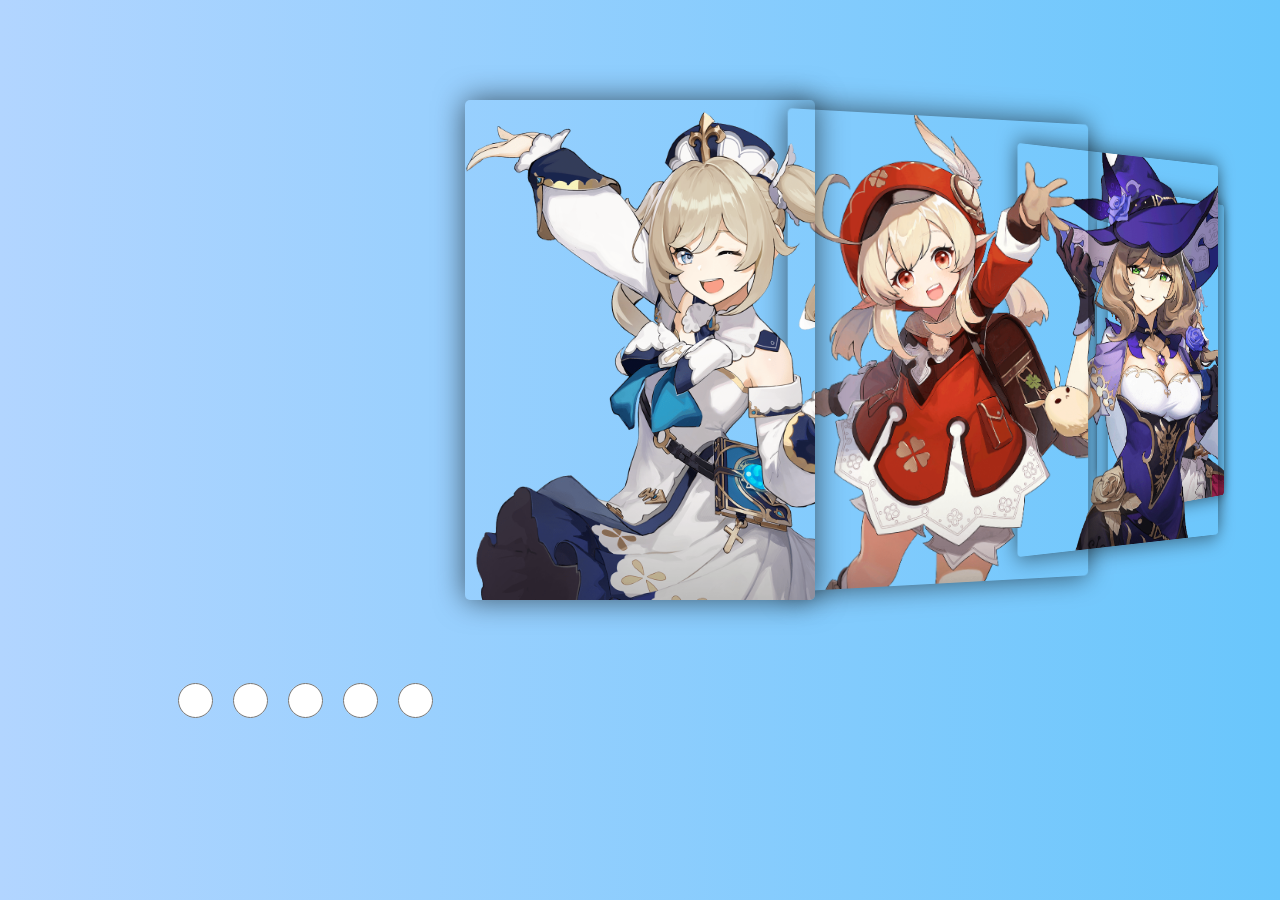
<file: HTML/09-HTML-图片轮播案例-10月28日/index.html>
<!DOCTYPE html>
<html lang="en">
<head>
    <meta charset="UTF-8">
    <title>Title</title>
    <link  rel="stylesheet"  href="index9.css">
</head>
<body>
<!--相当于万用 标签 ，可以包裹其他标签 ，可以做各种效果-->
    <div  class="shell">
         <input type="radio"  name="position">
        <input type="radio"  name="position">
        <input type="radio"  name="position">
        <input type="radio"  name="position">
        <input type="radio"  name="position">
        <div  class="box">
            <!--每一对 表示的是一张图片 -->
            <div class="item"></div>
            <div  class="item"></div>
            <div  class="item"></div>
            <div class="item"></div>
            <div  class="item"></div>
            <!--5张图片，需要5个单选框-->
        </div>

    </div>
</body>
</html>
</file>
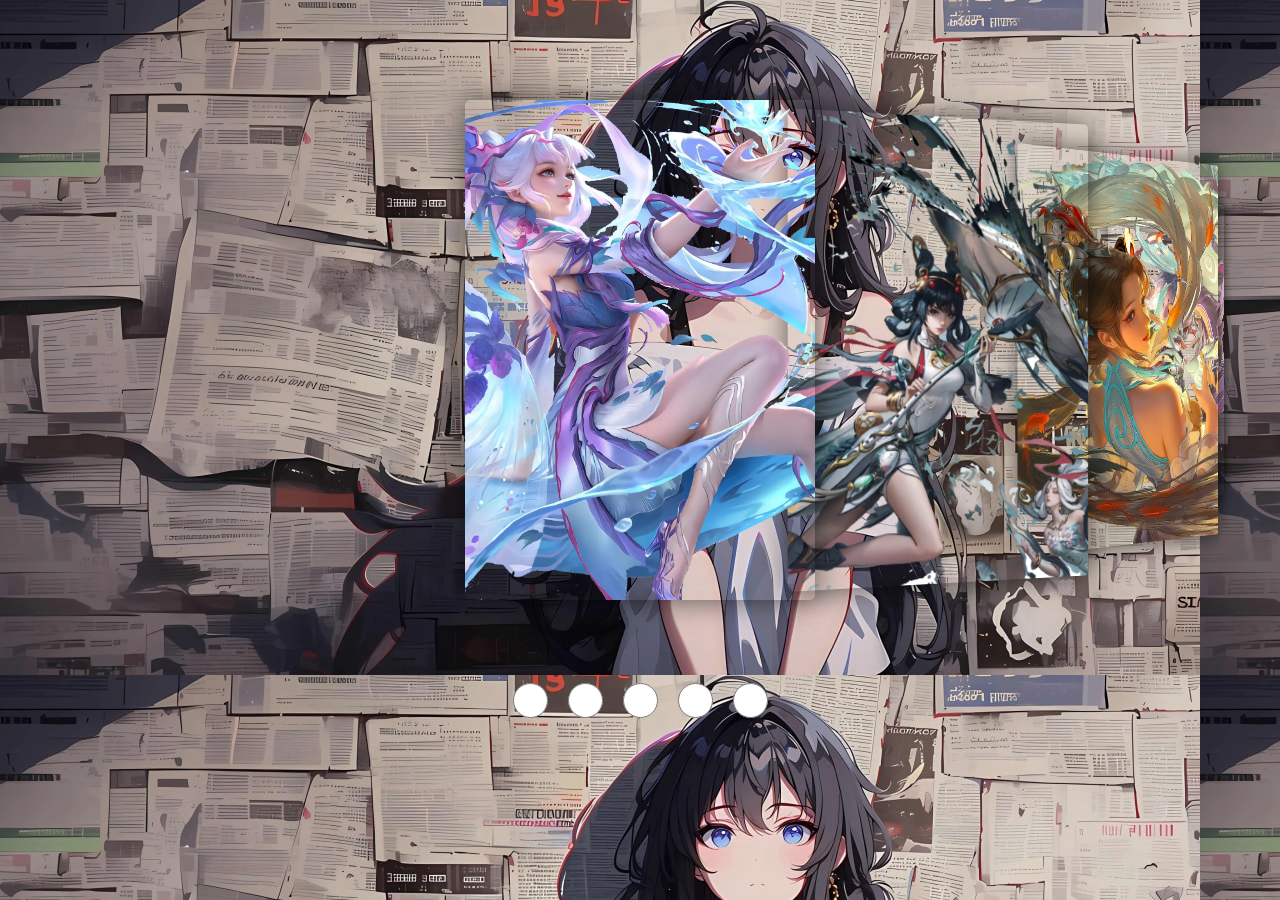
<file: HTML/1029HTML/index.html>
<!DOCTYPE html>
<html lang="en">
<head>
    <link rel="stylesheet" href="index.css">
    <meta charset="UTF-8">
    <title>lll</title>
</head>
   <body>
      <div class="shell">

           <input type="radio" name="position">
           <input type="radio" name="position">
           <input type="radio" name="position">
           <input type="radio" name="position">
           <input type="radio" name="position">
      <div class="box">
              <div class="item"></div>
              <div class="item"></div>
              <div class="item"></div>
              <div class="item"></div>
              <div class="item"></div>
      </div>
   </div>
   </body>
</html>
</file>
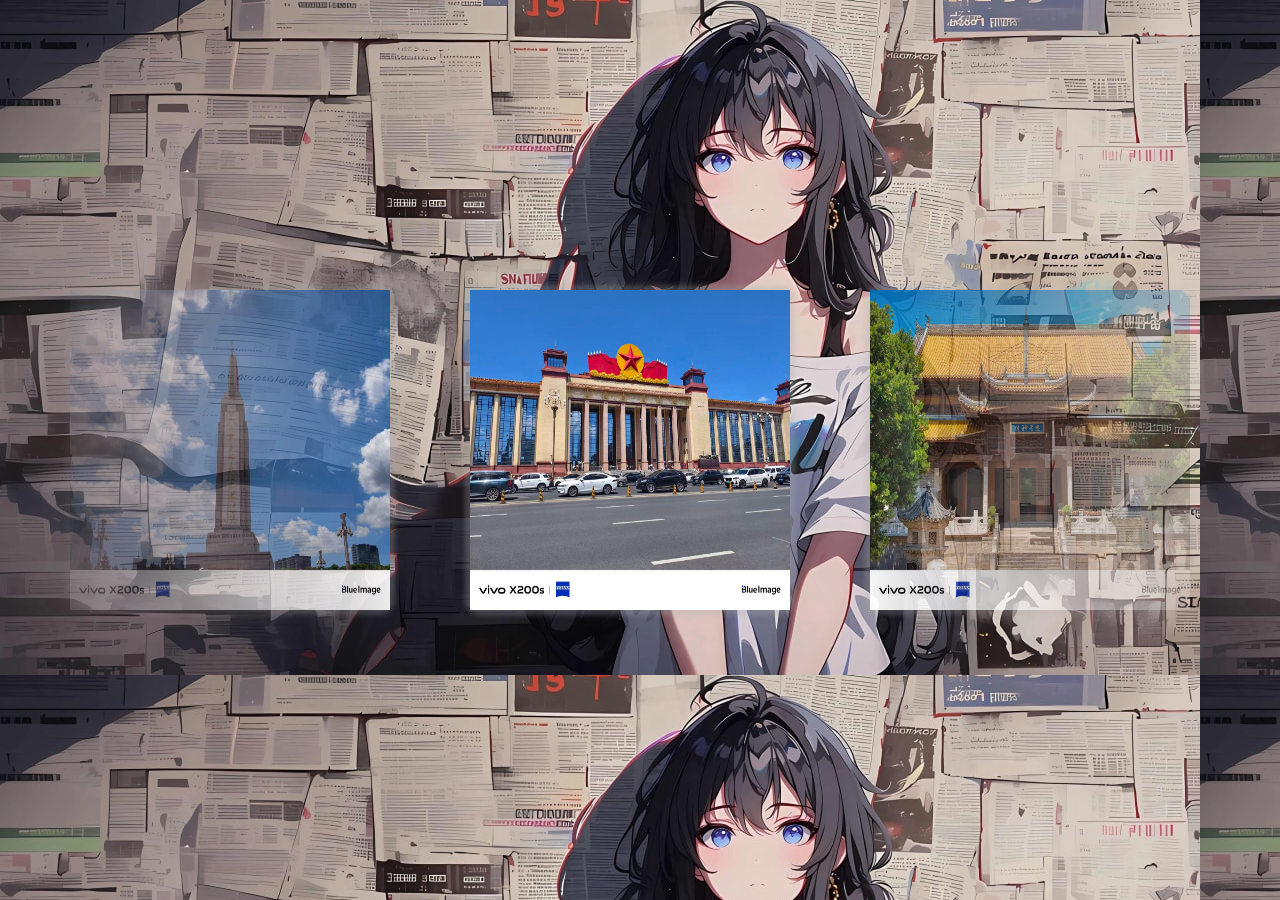
<file: HTML/04-HTML20251017/南昌两日游.html>
<html>
       <head>
    <link rel="stylesheet" href="index.css">
           <meta charset="UTF-8">
     <title>南昌两日游</title>
     </head>
             <body>
<div class="shell">
    <div>
         <img src="n0.jpg">
    </div>
    <div>
         <img src="n1.jpg">
    </div>
    <div>
         <img src="n3.jpg">
    </div>
    <div>
         <img src="n4.jpg">
    </div>
    <div>
         <img src="n5.jpg">
    </div>
    <div>
         <img src="n6.jpg">
    </div>
    <div>
         <img src="n7.jpg">
    </div>
    <div>
         <img src="n8.jpg">
    </div>
    <div>
         <img src="n9.jpg">
    </div>
    <div>
         <img src="n10.jpg">
    </div>

</div>
             </body>
</html>
</file>
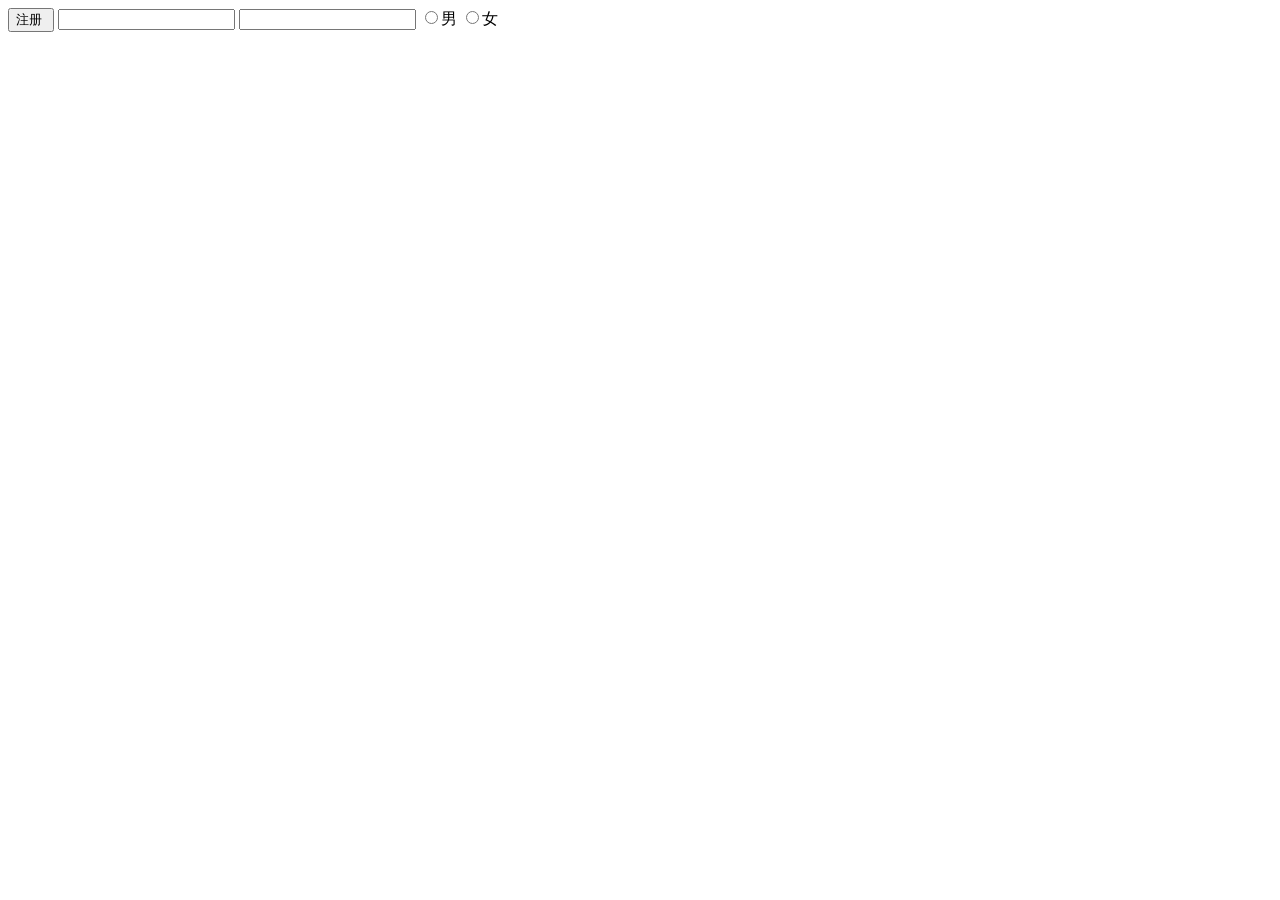
<file: HTML/09-HTML-图片轮播案例-10月28日/test.html>
<!DOCTYPE html> <!--声明当前文件是html-->
<html lang="en"><!--html根标签-->
<head> <!--html头标签-->
    <meta charset="UTF-8">
    <title>Title</title>
</head>
<body><!--html身体-主体-->
    <!--学习 body中不同的标签，表示不同的 内容-->
<!--    <img src="1.png">&lt;!&ndash;图片 src用于 指定你需要展示哪张图片&ndash;&gt;-->
    <input type="button" value="注册 "><!--type用于定义不同的框-->
    <input type="password">
    <input type="text">
    <input type="radio" name="a">男
     <input type="radio"  name="a">女
    <!--type可以是
    text:文本输入框
    radio:单选框
    checkbox:多选框
    password:密码框
    -->
    <!--标签-->
</body>
</html>
</file>
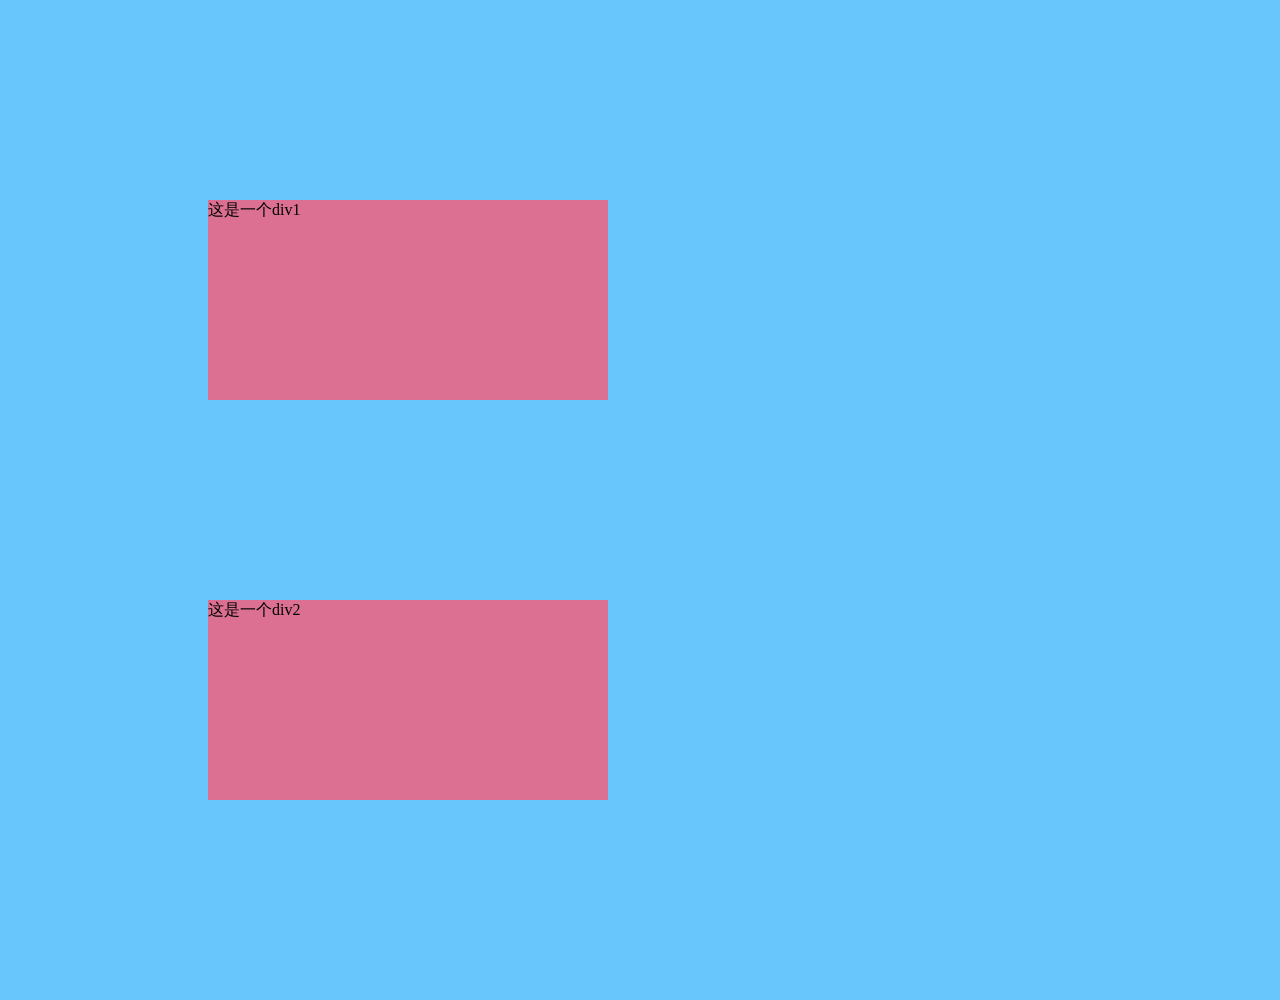
<file: HTML/10-HTML-鼠标悬停案例-10月30日/test.html>
<!DOCTYPE html>
<html lang="en">
<head>
    <meta charset="UTF-8">
    <title>Title</title>
    <link rel="stylesheet" href="test.css">
</head>
<body>
    <div class="d1">
        这是一个div1
    </div>
    <div class="d1">
        <!--因为叫d2，但是css中没有对d2进行美化，所以达不到效果-->
        这是一个div2
    </div>
</body>
</html>
</file>
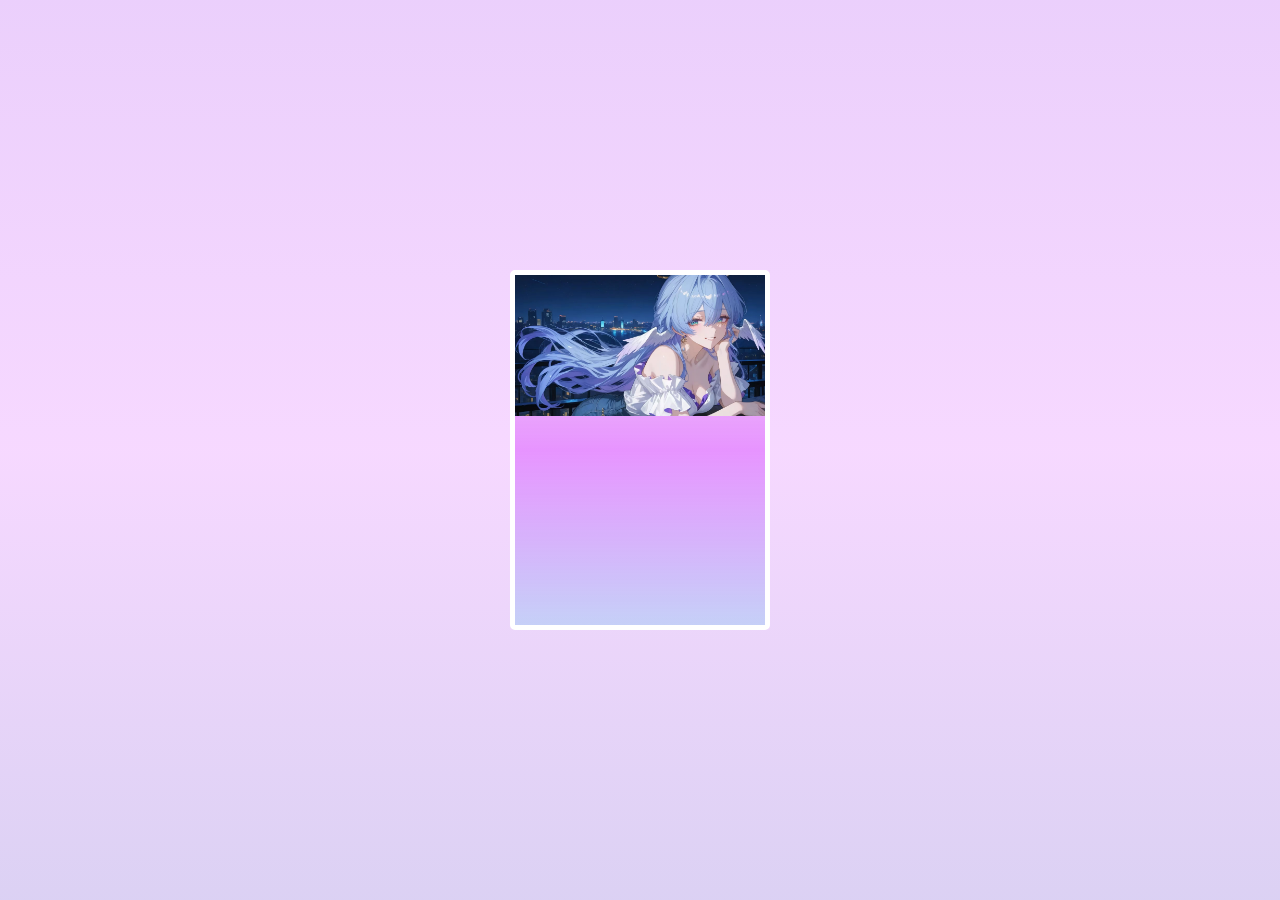
<file: HTML/10-HTML-鼠标悬停案例-10月30日/鼠标悬停案例.html>
<!DOCTYPE html>
<html lang="en">
<head>
    <meta charset="UTF-8">
    <title>Title</title>
    <link rel="stylesheet" href="index.css">
</head>
<body>
    <!--这个是包含多有卡片的div-->
    <div class="shell">
        <!--这个是一个卡片的div-->
        <div class="box">
            <!--图片部分-->
            <div class="images">
                <img src="jj.jpg">
            </div>
            <!--文字部分-->
            <div class="content">
                <h2>无双剑姬</h2>
                <p>菲奥娜出生在德玛西亚王
                 贵族之列‌
                </p>
            </div>
        </div>
    </div>
</body>
</html>
</file>
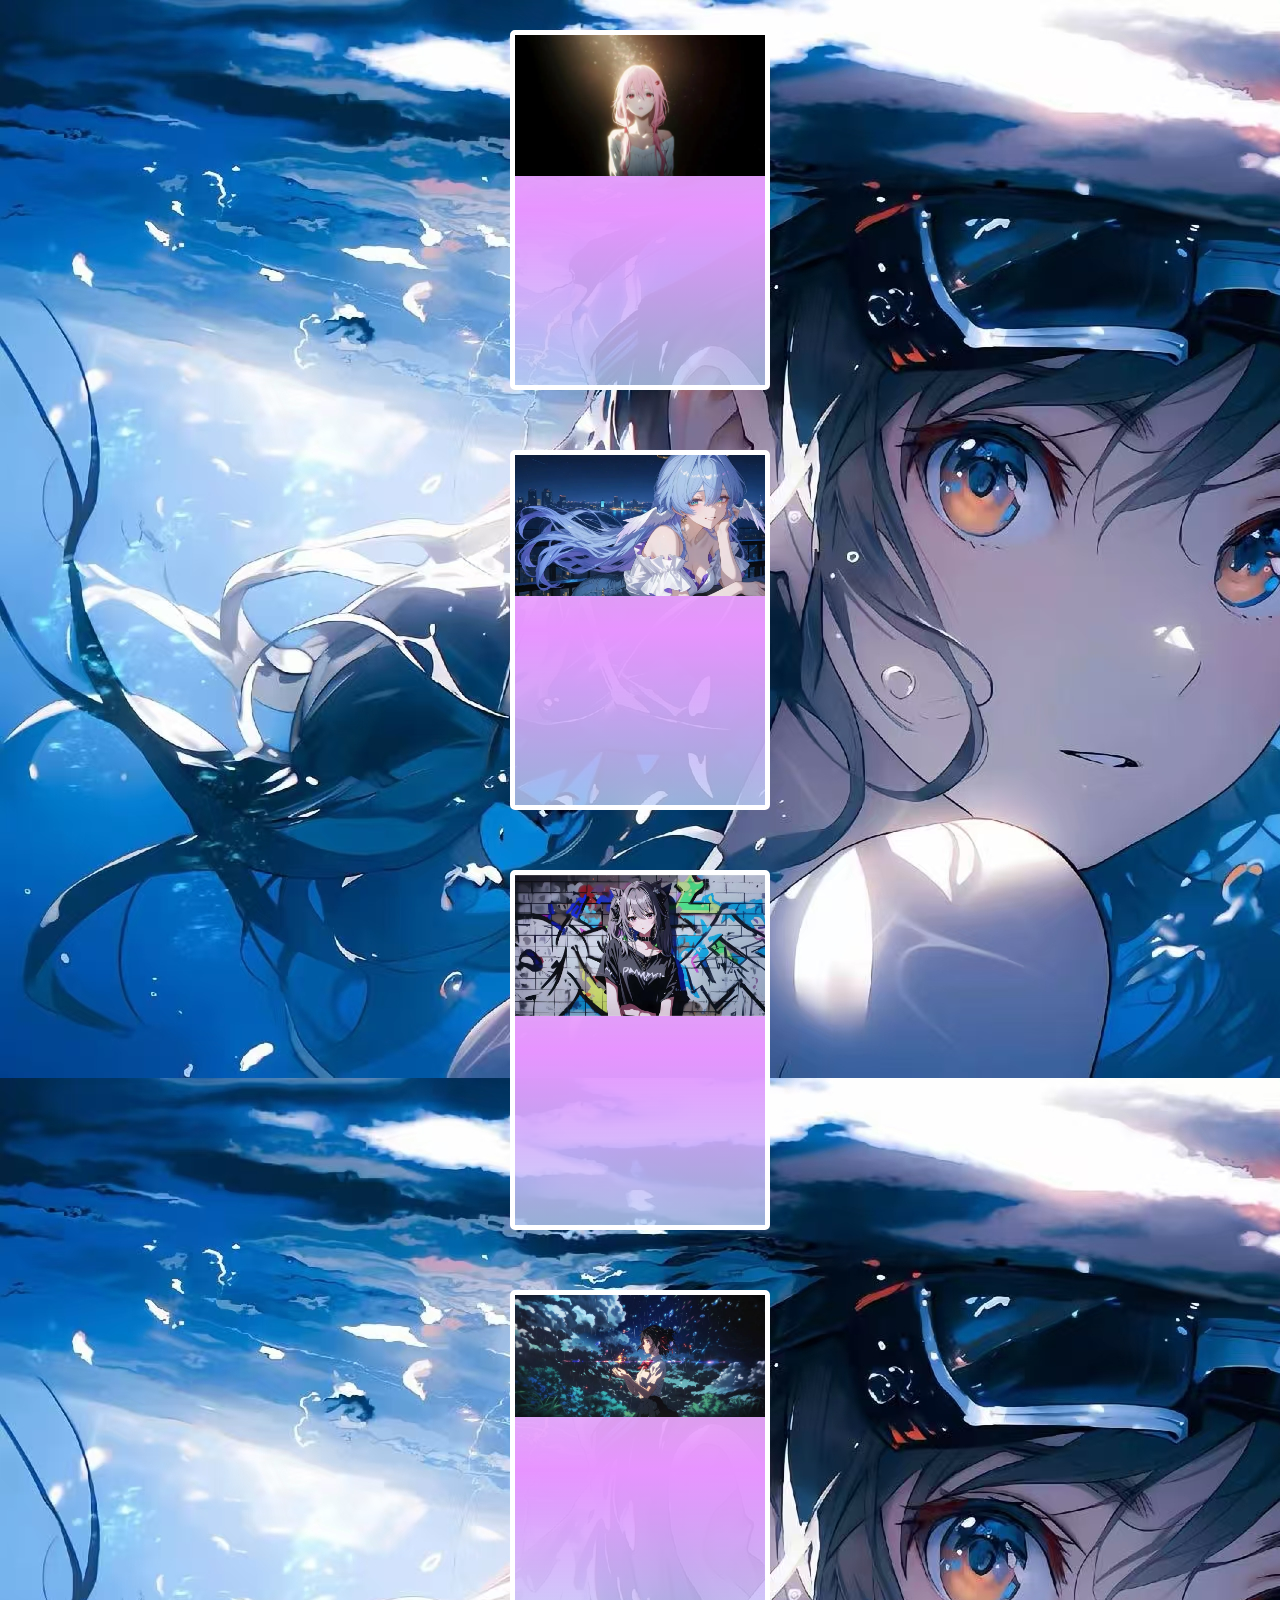
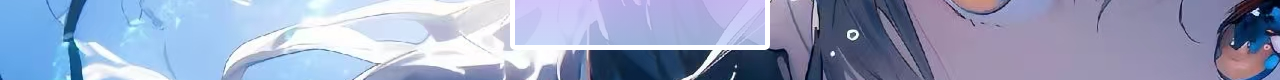
<file: HTML/11-html/20251101.html>
<!DOCTYPE html>
<html lang="en">
<head>
    <link rel="stylesheet" href="index.css">
    <meta charset="UTF-8">
    <title>Sempro</title>
</head>
<body>
  <div class="shell">
      <div class="box">
          <div class="images">
              <img src="ilk.jpg">
          </div>
          <div class="content">
              <h2>不认识</h2>
              <p>
                  不认识，在网上找的，也不知道是哪个动画片里面的，可能是二创，反正看着比较好看就拿过来的，也没想到会在这里用到
              </p>
          </div>
     </div>
  <div class="shell">
      <div class="box">
          <div class="images">
              <img src="jj.jpg">
          </div>
          <div class="content">
              <h2>不认识</h2>
              <p>
                  不认识，在网上找的，也不知道是哪个动画片里面的，可能是二创，反正看着比较好看就拿过来的，也没想到会在这里用到
              </p>
          </div>
     </div>
      <div class="shell">
      <div class="box">
          <div class="images">
              <img src="kt2.jpg">
          </div>
          <div class="content">
              <h2>不认识</h2>
              <p>
                  不认识，在网上找的，也不知道是哪个动画片里面的，可能是二创，反正看着比较好看就拿过来的，也没想到会在这里用到
              </p>
          </div>
     </div>
<div class="shell">
      <div class="box">
          <div class="images">
              <img src="kt.jpg">
          </div>
          <div class="content">
              <h2>不认识</h2>
              <p>
                  不认识，在网上找的，也不知道是哪个动画片里面的，可能是二创，反正看着比较好看就拿过来的，也没想到会在这里用到
              </p>
          </div>
     </div>


















  </div>

</body>
</html>
</file>
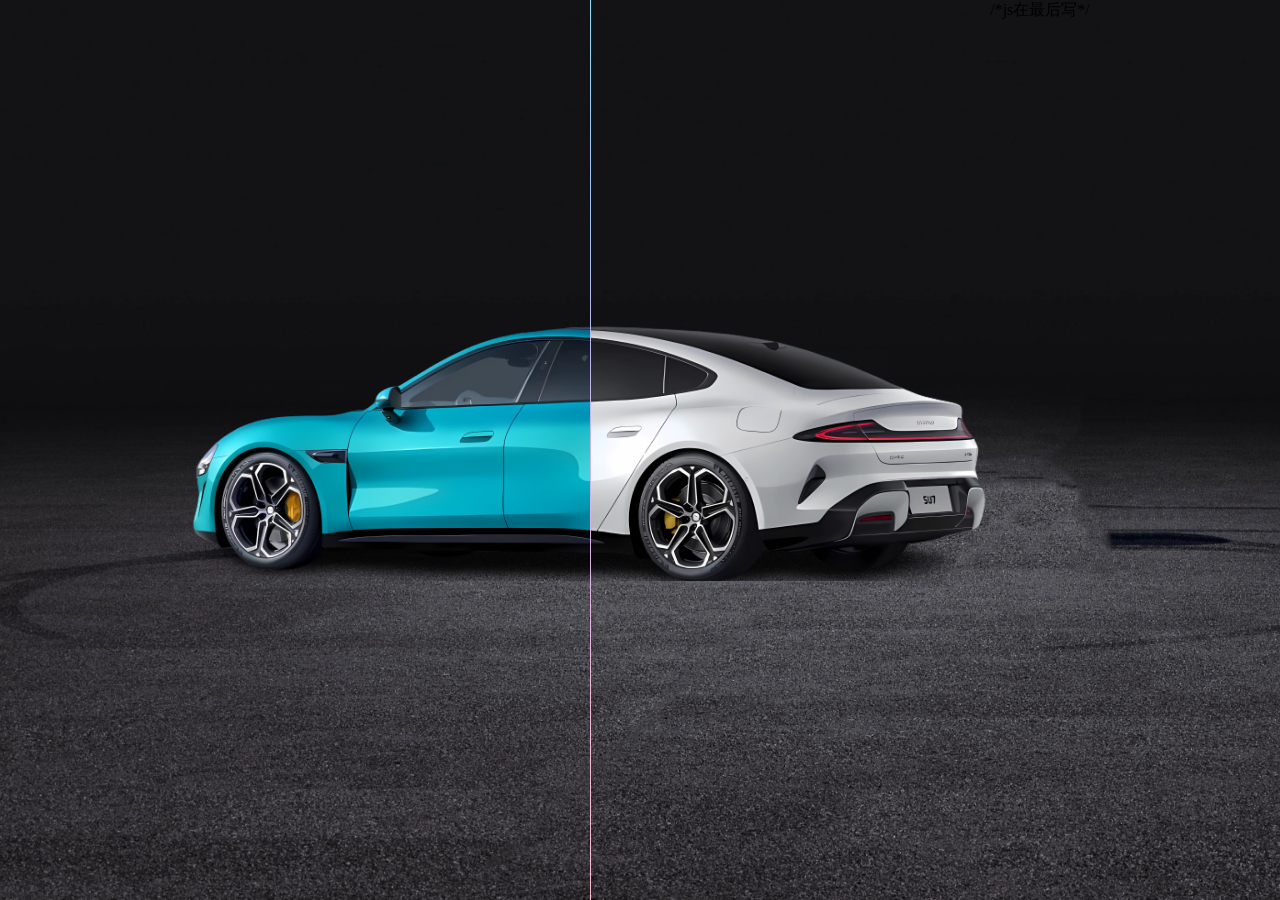
<file: PythonProject/HTML-图片对比1114/图片对比1114.html>
<!DOCTYPE html>
<html lang="en">
<head>
    <link rel="stylesheet" href="index.css">
    <meta charset="UTF-8">
    <title>图片对比HTML</title>
</head>
<body>
       <div class="compare">
         <div class="before">
             <img src="5.png">
         </div>
       <div class="after">
          <img src="6.png">
       </div>
        <input type="range"  id="range">
       </div>
</body> <script src="index.js"></script>/*js在最后写*/
</html>
</file>
<file: HTML/09-HTML-图片轮播案例-10月28日/index9.css>
* {
            padding: 0;
            margin: 0;
        }

        body {
            display: flex;
            justify-content: center;
            align-items: center;
            height: 100vh;
            /* 背景渐变 */
            background-image: linear-gradient(to right,
                    #B2D5FF 0%,
                    #69C6FC 100%);
        }

        .shell {
            display: flex;
            justify-content: center;
            align-items: center;
            flex-direction: column;
            display: grid;
            grid-template-rows: 500px 200px;
        }

        .box {
            /*  将容器放置在第一行，其高度为第一行的高度 */
            grid-row: 1 / 2;
            /*  将容器放置在第一列，其宽度为第一到第八列的宽度 */
            grid-column: 1 / 12;
            width: 100vw;
            height: 570px;
            display: flex;
            align-items: center;
            justify-content: center;
            overflow: hidden;
            /* 设置 3D 转换，以便于创建立体效果 */
            transform-style: preserve-3d;
            /* 定义立体效果的观察距离 */
            perspective: 800px;
            /*  定义容器内包含的元素数量 */
            --items: 9;
            /* 定义容器内居中显示的元素 */
            --middle: 4;
            /* 定义容器内当前位置的元素 */
            --position: 1;
        }

        div.item {
            position: absolute;
            width: 350px;
            height: 500px;
            /*background-color: none;*/
            /* 定义一个 CSS 变量 --r 的值为 var(--position) - var(--offset) */
            --r: calc(var(--position) - var(--offset));
            /* 定义变量 --abs 的值为 var(--r) * -1 和 var(--r) 中的最大值 */
            --abs: max(calc(var(--r) * -1), var(--r));
            /* 元素的过渡效果为所有属性在 0.25 秒内以线性方式变化 */
            transition: all 0.25s linear;
            /* 旋转-10deg*var(--r)角度,并向x轴负方向平移-330px*var(--r) */
            transform: rotateY(calc(-10deg * var(--r))) translateX(calc(-330px * var(--r)));
            /* 使当前的图片位于最前面 */
            z-index: calc((var(--position) - var(--abs)));
            background-size: cover;
            box-shadow: 0px 0px 30px rgba(0, 0, 0, 0.6);
            /*border: #b5c5ff 10px solid;*/
            border-radius: 5px;
        }

        input {
            width: 35px;
            height: 35px;
            margin: 10px;
        }

        .box .item:nth-of-type(1) {
            --offset: 1;
            background-image: url(bbl.png);
        }

        .box .item:nth-of-type(2) {
            --offset: 2;
            background-image: url(kl.png);
        }

        .box .item:nth-of-type(3) {
            --offset: 3;
            background-image: url(ls.png);
        }

        .box .item:nth-of-type(4) {
            --offset: 4;
            background-image: url(nae.png);
        }

        .box .item:nth-of-type(5) {
            --offset: 5;
            background-image: url(xld.png);
        }
         .box .item:nth-of-type(6) {
            --offset: 6;
            background-image: url(1.png);
        }
       .box .item:nth-of-type(7) {
            --offset: 7;
            background-image: url(2.png);
        }
        .box .item:nth-of-type(8) {
            --offset: 8;
            background-image: url(3.png);
        }
        .box .item:nth-of-type(9) {
            --offset: 9;
            background-image: url(4.png);
        }
        input:nth-of-type(1) {
            grid-column: 2/3;
            grid-row: 2/3;
        }

        input:nth-of-type(2) {
            grid-column: 3/4;
            grid-row: 2/3;
        }

        input:nth-of-type(3) {
            grid-column: 4/5;
            grid-row: 2/3;
        }

        input:nth-of-type(4) {
            grid-column: 5/6;
            grid-row: 2/3;
        }

        input:nth-of-type(5) {
            grid-column: 6/7;
            grid-row: 2/3;
        }
        input:nth-of-type(6) {
            grid-column: 7/8;
            grid-row: 2/3;
        }
        input:nth-of-type(7) {
            grid-column: 8/9;
            grid-row: 2/3;
        }
        input:nth-of-type(8) {
            grid-column: 9/10;
            grid-row: 2/3;
        }
        input:nth-of-type(9) {
            grid-column: 10/11;
            grid-row: 2/3;
        }
        input:nth-of-type(1):checked~.box {
            --position: 1;
        }

        input:nth-of-type(2):checked~.box {
            --position: 2;
        }

        input:nth-of-type(3):checked~.box {
            --position: 3;
        }

        input:nth-of-type(4):checked~.box {
            --position: 4;
        }

        input:nth-of-type(5):checked~.box {
            --position: 5;
        }
        input:nth-of-type(6):checked~.box {
            --position: 6;
        }
          input:nth-of-type(7):checked~.box {
            --position: 7;
        }
        input:nth-of-type(8):checked~.box {
            --position: 8;
        }
        input:nth-of-type(9):checked~.box {
            --position: 9;
        }
</file>
<file: HTML/1029HTML/index.css>
* {
            padding: 0;
            margin: 0;
        }

        body {
            display: flex;
            justify-content: center;
            align-items: center;
            height: 100vh;
            /* 背景渐变 */
            background-image:url("sempro.jpg");
        }

        .shell {
            display: flex;
            justify-content: center;
            align-items: center;
            flex-direction: column;
            display: grid;
            grid-template-rows: 500px 200px;
        }

        .box {
            /*  将容器放置在第一行，其高度为第一行的高度 */
            grid-row: 1 / 2;
            /*  将容器放置在第一列，其宽度为第一到第八列的宽度 */
            grid-column: 1 / 8;
            width: 100vw;
            height: 570px;
            display: flex;
            align-items: center;
            justify-content: center;
            overflow: hidden;
            /* 设置 3D 转换，以便于创建立体效果 */
            transform-style: preserve-3d;
            /* 定义立体效果的观察距离 */
            perspective: 800px;
            /*  定义容器内包含的元素数量 */
            --items: 5;
            /* 定义容器内居中显示的元素 */
            --middle: 3;
            /* 定义容器内当前位置的元素 */
            --position: 1;
        }

        div.item {
            position: absolute;
            width: 350px;
            height: 500px;
            /*background-color: none;*/
            /* 定义一个 CSS 变量 --r 的值为 var(--position) - var(--offset) */
            --r: calc(var(--position) - var(--offset));
            /* 定义变量 --abs 的值为 var(--r) * -1 和 var(--r) 中的最大值 */
            --abs: max(calc(var(--r) * -1), var(--r));
            /* 元素的过渡效果为所有属性在 0.25 秒内以线性方式变化 */
            transition: all 0.25s linear;
            /* 旋转-10deg*var(--r)角度,并向x轴负方向平移-330px*var(--r) */
            transform: rotateY(calc(-10deg * var(--r))) translateX(calc(-330px * var(--r)));
            /* 使当前的图片位于最前面 */
            z-index: calc((var(--position) - var(--abs)));
            background-size: cover;
            box-shadow: 0px 0px 30px rgba(0, 0, 0, 0.6);
            /*border: #b5c5ff 10px solid;*/
            border-radius: 5px;
        }

        input {
            width: 35px;
            height: 35px;
            margin: 10px;
        }

        .box .item:nth-of-type(1) {
            --offset: 1;
            background-image: url(1.png);
        }

        .box .item:nth-of-type(2) {
            --offset: 2;
            background-image: url(2.png);
        }

        .box .item:nth-of-type(3) {
            --offset: 3;
            background-image: url(3.png);
        }

        .box .item:nth-of-type(4) {
            --offset: 4;
            background-image: url(4.png);
        }

        .box .item:nth-of-type(5) {
            --offset: 5;
            background-image: url(5.png);
        }

        input:nth-of-type(1) {
            grid-column: 2/3;
            grid-row: 2/3;
        }

        input:nth-of-type(2) {
            grid-column: 3/4;
            grid-row: 2/3;
        }

        input:nth-of-type(3) {
            grid-column: 4/5;
            grid-row: 2/3;
        }

        input:nth-of-type(4) {
            grid-column: 5/6;
            grid-row: 2/3;
        }

        input:nth-of-type(5) {
            grid-column: 6/7;
            grid-row: 2/3;
        }

        input:nth-of-type(1):checked~.box {
            --position: 1;
        }

        input:nth-of-type(2):checked~.box {
            --position: 2;
        }

        input:nth-of-type(3):checked~.box {
            --position: 3;
        }

        input:nth-of-type(4):checked~.box {
            --position: 4;
        }

        input:nth-of-type(5):checked~.box {
            --position: 5;
        }
</file>
<file: HTML/04-HTML20251017/index.css>
* {
            padding: 0;
            margin: 0;
        }

        body {
            display: flex;
            justify-content: center;
            align-items: center;
            height: 100vh;
            background-image: url("sempro.jpg");
        }
        .shell{
            /* 设置两边阴影 */
            -webkit-mask-image: linear-gradient(to right,#0000,#000,#000,#0000);
            overflow-x: auto;
            display: flex;
            /* 设置间距 */
            gap: 5rem;
            align-items:start;
            padding: 70px;
        }
        .shell>div{
            block-size: 320px;
            background-image: url("sempro.jpg");
            /* 设置宽高比 */
            aspect-ratio: 1;
            border-radius: 10px;
            box-shadow: 0 0 5px 5px rgba(173, 173, 173, 0.3);
        }
        .shell img{
            height: 100%;
            width: 100%;
        }

        /* 设置滚动条的高度 */
        ::-webkit-scrollbar{
            height: 16px;
        }
        /* 设置滚动条的背景色 */
        ::-webkit-scrollbar-track{
            background-color: #f5f5f5;
        }
        ::-webkit-scrollbar-thumb{
            background-color: rgb(130,154,163);
            border-radius: 10px;
        }
</file>
<file: HTML/10-HTML-鼠标悬停案例-10月30日/test.css>
body{
    /*表示只要是引用这个css得话，那么body就得按照下面来*/
    background-color: #69C6FC;
}
.d1{
    /*只要有标签的class叫d1，那么就得按照下面的来*/
    background-color: palevioletred;
    width: 400px;
    height: 200px;
    margin:200px;
}
.d1:hover{
    /*只要鼠标悬停到class叫d1的元素上，那么就按照下面来*/
    transform: scale(1.5);
}
</file>
<file: HTML/10-HTML-鼠标悬停案例-10月30日/index.css>
* {
            margin: 0;
            padding: 0;
        }

        body {
            display: flex;
            justify-content: center;
            align-items: center;
            min-height: 100vh;
             background-image: linear-gradient(
             /*,#六位颜色4c,#六位颜色5c,#六位颜色ce*/
            180deg,#BC5FF54c,#E794FF5c,#D3C6F1ce
        /*180deg,#D3C6F14c,#E794FF5c,#BC5FF5ce*/


    );
        }

        .shell {
            position: relative;
            min-width: 1000px;
            display: flex;
            justify-content: center;
            flex-wrap: wrap;
            /* 设置3d变化 */
            transform-style: preserve-3d;
            /* 添加透视效果 */
            perspective: 900px;
        }

        .shell .box {
            position: relative;
            width: 250px;
            height: 350px;
            transition: 0.3s;
            overflow: hidden;
            margin: 30px;
            transform: rotateY(0deg);
            transition-delay: .1s;
            border-radius: 5px;
            border: #fff 5px solid;
             background-image: linear-gradient(180deg,#EDEC,#E794FF,#BCCEF6ce)
        }

        /* 当鼠标所有卡片的父元素点shell上时，
        所有卡片像Y轴翻转20度 */
        .shell:hover .box {
            transform: rotateY(20deg);
        }

        /* 当鼠标悬浮在当前卡片上时，当前卡片的翻转角度为0，
        并放大一点二五倍，加个阴影 */
        .shell .box:hover {
            transform: rotateY(0deg) scale(1.5);
            box-shadow: 0 25px 40px rgba(0, 0, 0, 0.7);
            z-index: 1;
        }

        /* 当鼠标悬浮在卡片上时，
        当前卡片后面的所有卡片全部都反向翻转负20度 */
        .shell .box:hover~.box {
            transform: rotateY(-20deg);
        }

        .shell .box .images img {
            width: 100%;
        }

        .shell .box .content {
            position: absolute;
            top: 0;
            width: 90%;
            height: 100%;
            z-index: 999;
            padding: 15px;
        }

        .shell .box .content h2 {
            color: #332C8B;
            transition: 0.3s;
            font-size: 20px;
            transform: translateY(-50px);
        }

        .shell .box:hover .content h2 {
            transform: translateY(120px);
        }

        .shell .box .content p {
            color: #402C5F;
            transition: 0.3s;
            font-size: 13px;
            transform: translateY(600px);
        }

        .shell .box:hover .content p {
            transform: translateY(140px);
        }
</file>
<file: HTML/11-html/index.css>
* {
            margin: 0;
            padding: 0;
        }

        body {
            display: flex;
            justify-content: center;
            align-items: center;
            min-height: 100vh;
             background-image: url("ss.jpg");
             /*,#六位颜色4c,#六位颜色5c,#六位颜色ce*/

        /*180deg,#D3C6F14c,#E794FF5c,#BC5FF5ce*/


    );
        }

        .shell {
            position: relative;
            min-width: 1000px;
            display: flex;
            justify-content: center;
            flex-wrap: wrap;
            /* 设置3d变化 */
            transform-style: preserve-3d;
            /* 添加透视效果 */
            perspective: 900px;
        }

        .shell .box {
            position: relative;
            width: 250px;
            height: 350px;
            transition: 0.3s;
            overflow: hidden;
            margin: 30px;
            transform: rotateY(0deg);
            transition-delay: .1s;
            border-radius: 5px;
            border: #fff 5px solid;
             background-image: linear-gradient(180deg,#EDEC,#E794FF,#BCCEF6ce)
        }

        /* 当鼠标所有卡片的父元素点shell上时，
        所有卡片像Y轴翻转20度 */
        .shell:hover .box {
            transform: rotateY(20deg);
        }

        /* 当鼠标悬浮在当前卡片上时，当前卡片的翻转角度为0，
        并放大一点二五倍，加个阴影 */
        .shell .box:hover {
            transform: rotateY(0deg) scale(1.5);
            box-shadow: 0 25px 40px rgba(0, 0, 0, 0.7);
            z-index: 1;
        }

        /* 当鼠标悬浮在卡片上时，
        当前卡片后面的所有卡片全部都反向翻转负20度 */
        .shell .box:hover~.box {
            transform: rotateY(-20deg);
        }

        .shell .box .images img {
            width: 100%;
        }

        .shell .box .content {
            position: absolute;
            top: 0;
            width: 90%;
            height: 100%;
            z-index: 999;
            padding: 15px;
        }

        .shell .box .content h2 {
            color: #332C8B;
            transition: 0.3s;
            font-size: 20px;
            transform: translateY(-50px);
        }

        .shell .box:hover .content h2 {
            transform: translateY(120px);
        }

        .shell .box .content p {
            color: #402C5F;
            transition: 0.3s;
            font-size: 13px;
            transform: translateY(600px);
        }

        .shell .box:hover .content p {
            transform: translateY(140px);
        }
</file>
<file: PythonProject/HTML-图片对比1114/index.css>
* {
            padding: 0;
            margin: 0;
        }

        body {
            display: flex;
            justify-content: center;
            background-image: url(bg2.jpg);
            background-size: cover;
        }

        .compare {
            display: grid;
            --pos: 50%; /* 初始化变量 */
        }

        .compare * {
            width: 800px;
            grid-area: 1 / 1;
        }

        .compare div {
            display: grid;
            place-content: center;
        }/*点是class*/

        .before {
            clip-path: inset(0 calc(100% - var(--pos, 50%)) 0 0);
        }

        .after {
            clip-path: inset(0 0 0 var(--pos, 50%));
        }

        #range {
            z-index: 1;
            appearance: none;
            background: transparent;
            cursor: pointer;
        }

        #range::-webkit-slider-thumb {
            appearance: none;
            width: 1px;
            height: 100vh;
            background-image: linear-gradient(
                to bottom,
                #91defe,
                #99c0f9,
                #bdb6ec,
                #d7b3e3,
                #efb3d5,
                #f9bccc
            );/*#是id=*/
        }
</file>
